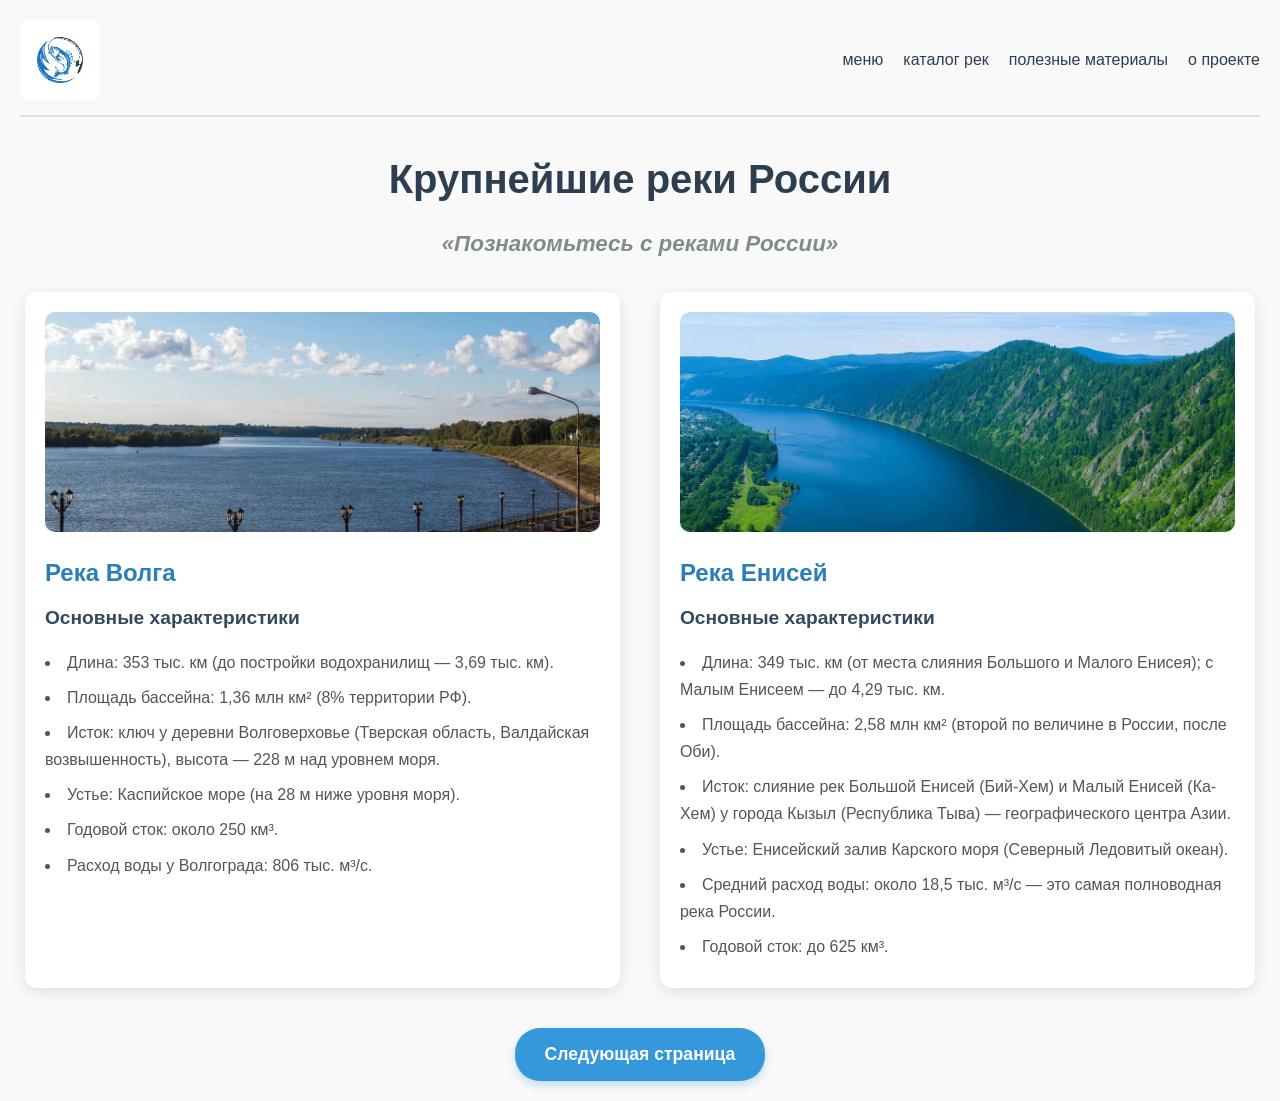
<file: index.html>
<!DOCTYPE html>
<html lang="ru">
<head>
  <meta charset="UTF-8">
  <title>Крупнейшие реки России</title>
  <link rel="stylesheet" href="style.css">
  <script src="2script.js"></script>

</head>
<body>

  <header class="header">
    <img src="logo.jpg" alt="Логотип" class="logo">
    <nav class="nav">
      <a href="#">меню</a>
      <a href="#">каталог рек</a>
      <a href="#">полезные материалы</a>
      <a href="#">о проекте</a>
    </nav>
  </header>


  <h1>Крупнейшие реки России</h1>


  <h2>«Познакомьтесь с реками России»</h2>

  <div class="rivers-container">


    <div class="river-card">
      <img src="Волга.webp" alt="Река Волга">
      <h3>Река Волга</h3>
      <h4>Основные характеристики</h4>
      <ul>
        <li>Длина: 353 тыс. км (до постройки водохранилищ — 3,69 тыс. км).</li>
        <li>Площадь бассейна: 1,36 млн км² (8% территории РФ).</li>
        <li>Исток: ключ у деревни Волговерховье (Тверская область, Валдайская возвышенность), высота — 228 м над уровнем моря.</li>
        <li>Устье: Каспийское море (на 28 м ниже уровня моря).</li>
        <li>Годовой сток: около 250 км³.</li>
        <li>Расход воды у Волгограда: 806 тыс. м³/с.</li>
      </ul>
    </div>


    <div class="river-card">
      <img src="ЕНИСЕЙ.webp" alt="Река Енисей">
      <h3>Река Енисей</h3>
      <h4>Основные характеристики</h4>
      <ul>
        <li>Длина: 349 тыс. км (от места слияния Большого и Малого Енисея); с Малым Енисеем — до 4,29 тыс. км.</li>
        <li>Площадь бассейна: 2,58 млн км² (второй по величине в России, после Оби).</li>
        <li>Исток: слияние рек Большой Енисей (Бий-Хем) и Малый Енисей (Ка-Хем) у города Кызыл (Республика Тыва) — географического центра Азии.</li>
        <li>Устье: Енисейский залив Карского моря (Северный Ледовитый океан).</li>
        <li>Средний расход воды: около 18,5 тыс. м³/с — это самая полноводная река России.</li>
        <li>Годовой сток: до 625 км³.</li>
      </ul>
    </div>
  </div>

  <div class="button-container">
    <a href="about.html" class="next-page-btn">Следующая страница</a>
  </div>

</body>
</html>
</file>
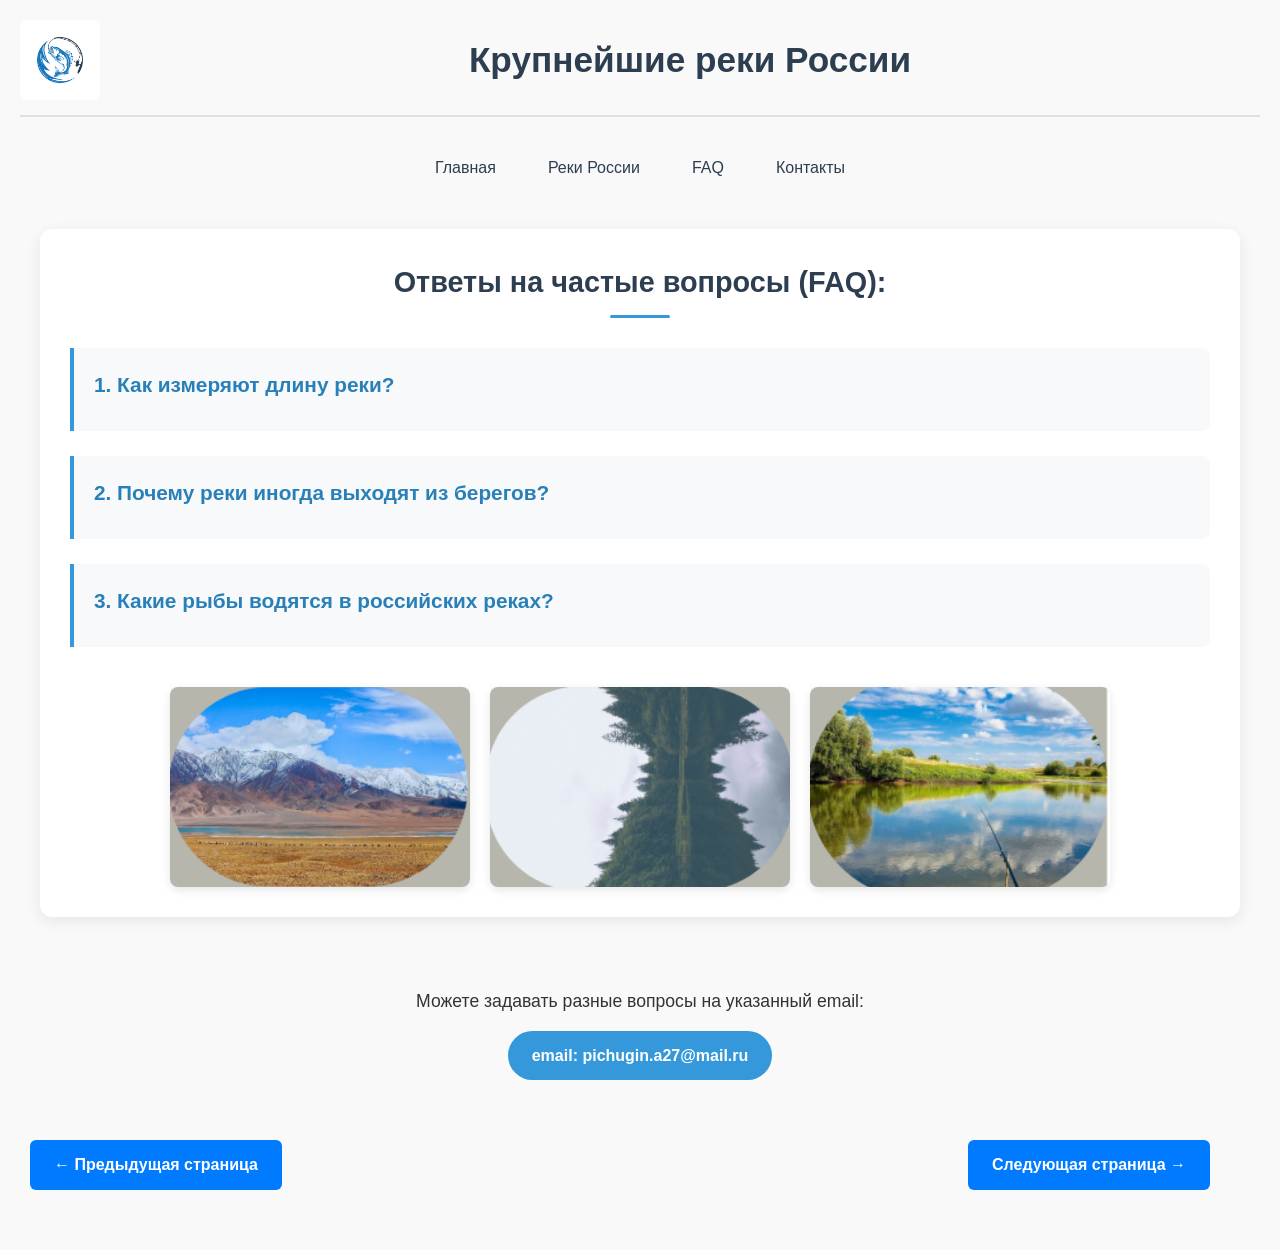
<file: about.html>
<!DOCTYPE html>
<html lang="ru">
<head>
  <meta charset="UTF-8">
  <title>Крупнейшие реки России</title>
  <link rel="stylesheet" type="text/css" href="2style.css">
</head>
<body>


  <header class="header">
    <img src="logo.jpg" alt="Логотип" class="logo">
    <h1 class="main-title">Крупнейшие реки России</h1>
  </header>

  <nav class="nav">
    <a href="#">Главная</a>
    <a href="#">Реки России</a>
    <a href="#">FAQ</a>
    <a href="#">Контакты</a>
  </nav>


  <section class="faq-section">
    <h2 class="faq-title">Ответы на частые вопросы (FAQ):</h2>

    <div class="faq-container">
      <div class="faq-item">
        <h3>1. Как измеряют длину реки?</h3>
        <p>От истока до устья — строго по руслу, с учётом всех изгибов. Чаще всего используют спутниковые данные и ГИС‑программы, также применяют GPS‑трекинг и лазерное сканирование.</p>
      </div>
      <div class="faq-item">
        <h3>2. Почему реки иногда выходят из берегов?</h3>
        <p>Из‑за резкого роста объёма воды: сильных дождей, таяния снега, ледяных заторов, штормового ветра в устьях, прорыва плотин или засорения русла.</p>
      </div>
      <div class="faq-item">
        <h3>3. Какие рыбы водятся в российских реках?</h3>
        <p>Щука, окунь, сом, лещ, судак, плотва, стерлядь, осётр, таймень, муксун, нельма и многие другие — зависит от региона и типа водоёма.</p>
      </div>
    </div>

  
    <div class="images-gallery">
      <img src="image1.png" alt="Горный пейзаж" class="gallery-img">
      <img src="image2.png" alt="Река с отражением" class="gallery-img">
      <img src="image3.png" alt="Речная гладь" class="gallery-img">
    </div>
  </section>


  <section class="contact-section">
    <p>Можете задавать разные вопросы на указанный email:</p>
    <a href="mailto:pichugin.a27@mail.ru" class="email-link">email: pichugin.a27@mail.ru</a>
  </section>

<div class="pagination">
  <a href="index.html" class="prev-btn">← Предыдущая страница</a>
  <a href="contact.html" class="next-btn">Следующая страница →</a>
</div>


  <script src="3script.js"></script>
</body>
</html>
</file>
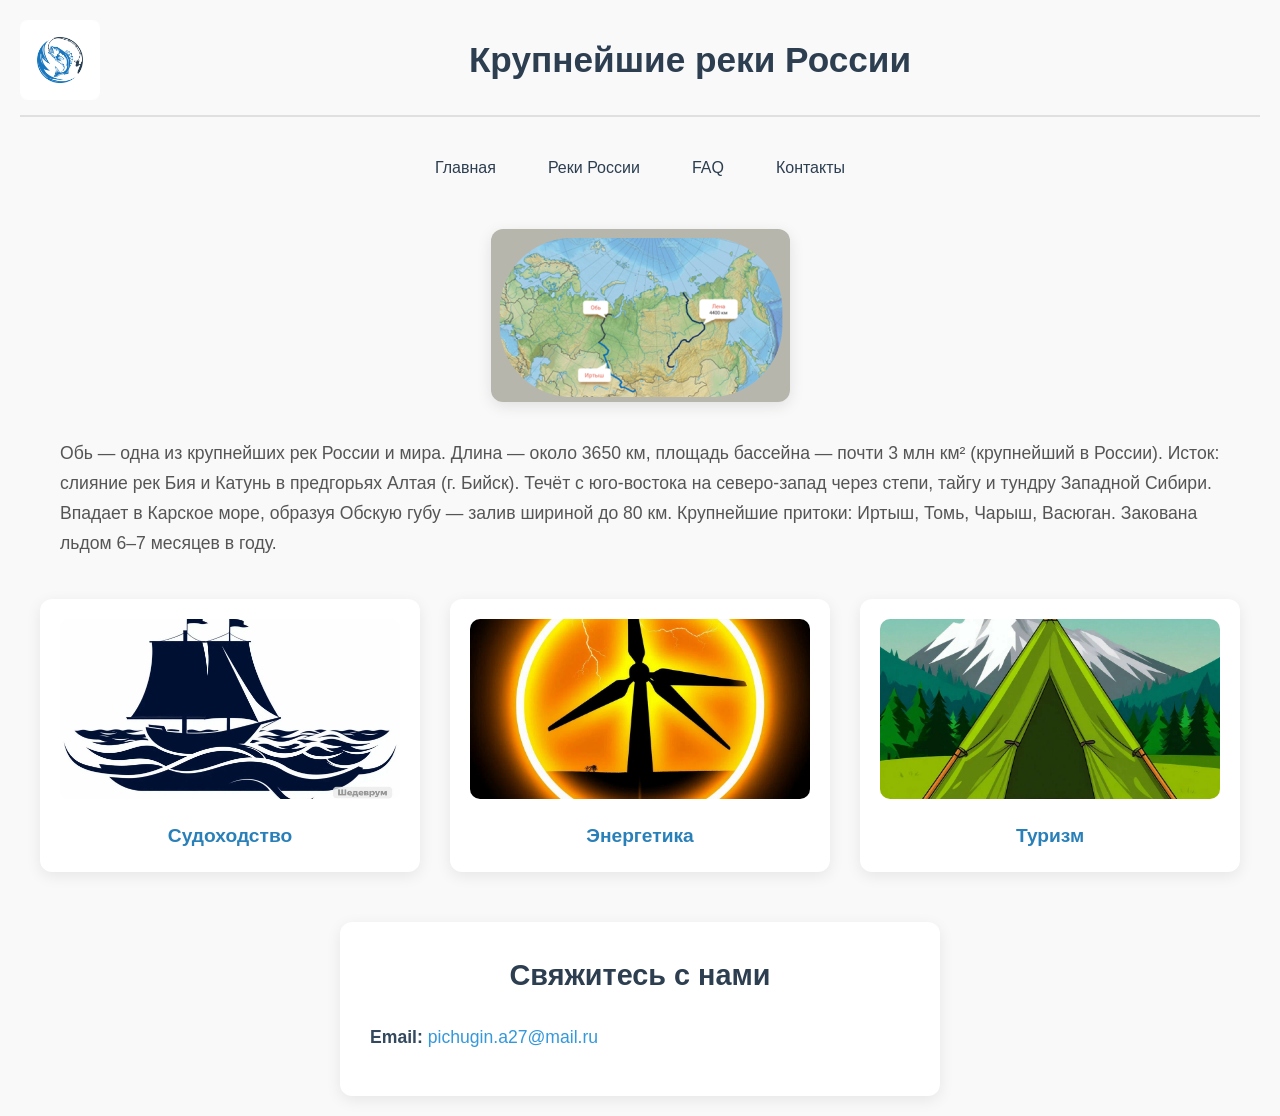
<file: contact.html>
<!DOCTYPE html>
<html lang="ru">
<head>
    <meta charset="UTF-8">
    <title>Крупнейшие реки России — Контакты</title>

    <link rel="stylesheet" href="3style.css">
    <script src="script.js"></script>
</head>
<body>
    <div class="header">
        <img src="logo.jpg" alt="Логотип" class="logo">
        <h1>Крупнейшие реки России</h1>
    </div>

    <nav>
        <a href="index.html">Главная</a>
        <a href="rivers.html">Реки России</a>
        <a href="faq.html">FAQ</a>
        <a href="contact.html">Контакты</a>
    </nav>

    <div class="main-content">
        <div class="map-container">
            <img src="Карта.png" alt="Карта России с рекой Обь" class="map-image">
        </div>

        <div class="description">
            <p>
                Обь — одна из крупнейших рек России и мира. Длина — около 3650 км, площадь бассейна — почти 3 млн км² (крупнейший в России).
                Исток: слияние рек Бия и Катунь в предгорьях Алтая (г. Бийск). Течёт с юго‑востока на северо‑запад через степи, тайгу и тундру Западной Сибири.
                Впадает в Карское море, образуя Обскую губу — залив шириной до 80 км. Крупнейшие притоки: Иртыш, Томь, Чарыш, Васюган.
                Закована льдом 6–7 месяцев в году.
            </p>
        </div>

        <div class="icons-container">
            <div class="icon-card">
                <img src="корабль.jpeg" alt="Судоходство" class="icon-image">
                <div class="icon-title">Судоходство</div>
            </div>
            <div class="icon-card">
                <img src="энергетик.jpeg" alt="Энергетика" class="icon-image">
                <div class="icon-title">Энергетика</div>
            </div>
            <div class="icon-card">
                <img src="палатка.jpeg" alt="Туризм" class="icon-image">
                <div class="icon-title">Туризм</div>
            </div>
        </div>

  
        <section class="contact-section">
            <h2>Свяжитесь с нами</h2>
            <div class="contact-info">
                <p><strong>Email:</strong> <a href="ailto:pichugin.a27@mail.ru">pichugin.a27@mail.ru</a></p>
            </div>
          
        </section>
    </div>
</body>
</html>
</file>
<file: style.css>
* {
  margin: 0;
  padding: 0;
  box-sizing: border-box;
}

body {
  font-family: 'Segoe UI', Tahoma, Geneva, Verdana, sans-serif;
  line-height: 1.6;
  color: #333;
  background-color: #f9f9f9;
  padding: 20px;
}


.header {
  display: flex;
  justify-content: space-between;
  align-items: center;
  margin-bottom: 30px;
  padding-bottom: 15px;
  border-bottom: 2px solid #e0e0e0;
}

.logo {
  height: 80px;
  border-radius: 8px;
}


.nav {
  display: flex;
  gap: 20px;
  align-items: center;
}

.nav a {
  text-decoration: none;
  color: #2c3e50;
  font-weight: 500;
  transition: color 0.3s ease;
}

.nav a:hover {
  color: #3498db;
}


h1 {
  text-align: center;
  margin: 25px 0 15px;
  color: #2c3e50;
  font-size: 2.5rem;
}

h2 {
  text-align: center;
  margin: 10px 0 30px;
  color: #7f8c8d;
  font-style: italic;
  font-size: 1.4rem;
}


.rivers-container {
  display: flex;
  justify-content: space-around;
  gap: 30px;
  margin-top: 20px;
  flex-wrap: wrap;
}


.river-card {
  width: 48%;
  background: white;
  padding: 20px;
  border-radius: 12px;
  box-shadow: 0 4px 15px rgba(0, 0, 0, 0.1);
  transition: transform 0.3s ease, box-shadow 0.3s ease;
}

.river-card:hover {
  transform: translateY(-5px);
  box-shadow: 0 8px 25px rgba(0, 0, 0, 0.15);
}

.river-card img {
  width: 100%;
  border-radius: 10px;
  margin-bottom: 15px;
  height: 220px;
  object-fit: cover;
}

.river-card h3 {
  color: #2980b9;
  margin-bottom: 10px;
  font-size: 1.5rem;
}

.river-card h4 {
  color: #34495e;
  margin-bottom: 15px;
  font-size: 1.2rem;
}

.river-card ul {
  list-style-position: inside;
  color: #555;
  line-height: 1.7;
}

.river-card li {
  margin-bottom: 8px;
}


.button-container {
  text-align: center;
  margin-top: 40px;
}

.next-page-btn {
  display: inline-block;
  padding: 12px 30px;
  background: #3498db;
  color: white !important;
  text-decoration: none;
  border-radius: 25px;
  font-weight: 600;
  font-size: 1.1rem;
  transition: background 0.3s ease, transform 0.2s ease;
  box-shadow: 0 4px 8px rgba(52, 152, 219, 0.3);
}

.next-page-btn:hover {
  background: #2980b9;
  transform: translateY(-2px);
  box-shadow: 0 6px 12px rgba(52, 152, 219, 0.4);
}


@media (max-width: 768px) {
  .header {
    flex-direction: column;
    gap: 15px;
    text-align: center;
  }

  .rivers-container {
    flex-direction: column;
  }

  .river-card {
    width: 100%;
    margin-bottom: 20px;
  }

  h1 {
    font-size: 2rem;
  }

  h2 {
    font-size: 1.2rem;
  }
}
</file>
<file: 2style.css>
* {
  margin: 0;
  padding: 0;
  box-sizing: border-box;
}

body {
  font-family: 'Segoe UI', Tahoma, Geneva, Verdana, sans-serif;
  line-height: 1.6;
  color: #333;
  background-color: #f9f9f9;
  padding: 20px;
}


.header {
  display: flex;
  justify-content: space-between;
  align-items: center;
  margin-bottom: 30px;
  padding-bottom: 15px;
  border-bottom: 2px solid #e0e0e0;
}

.logo {
  height: 80px;
  border-radius: 8px;
}

.main-title {
  text-align: center;
  flex-grow: 1;
  margin-left: 20px;
  font-size: 2.2rem;
  color: #2c3e50;
}

.nav {
  display: flex;
  gap: 20px;
  justify-content: center;
  margin-bottom: 40px;
}

.nav a {
  text-decoration: none;
  color: #2c3e50;
  font-weight: 500;
  transition: color 0.3s ease;
  padding: 8px 16px;
  border-radius: 4px;
}

.nav a:hover {
  color: #3498db;
  background-color: #f8f9fa;
}


.faq-section {
  max-width: 1200px;
  margin: 0 auto 50px;
  background: white;
  padding: 30px;
  border-radius: 12px;
  box-shadow: 0 4px 15px rgba(0, 0, 0, 0.08);
}

.faq-title {
  text-align: center;
  margin-bottom: 30px;
  color: #2c3e50;
  font-size: 1.8rem;
  position: relative;
}

.faq-title::after {
  content: '';
  display: block;
  width: 60px;
  height: 3px;
  background: #3498db;
  margin: 10px auto;
  border-radius: 2px;
}

.faq-container {
  display: flex;
  flex-direction: column;
  gap: 25px;
}

.faq-item {
  padding: 20px;
  background: #f8f9fa;
  border-left: 4px solid #3498db;
  border-radius: 0 8px 8px 0;
  transition: all 0.3s ease;
}

.faq-item:hover {
  background: white;
  transform: translateX(5px);
  box-shadow: 0 5px 15px rgba(0, 0, 0, 0.1);
}

.faq-item h3 {
  color: #2980b9;
  margin-bottom: 10px;
  font-size: 1.3rem;
}

.faq-item p {
  color: #555;
  line-height: 1.7;
}


.images-gallery {
  display: flex;
  justify-content: center;
  flex-wrap: wrap;
  gap: 20px;
  margin-top: 40px;
}

.gallery-img {
  width: 300px;
  height: 200px;
  object-fit: cover;
  border-radius: 8px;
  box-shadow: 0 3px 10px rgba(0, 0, 0, 0.1);
  transition: transform 0.3s ease;
}

.gallery-img:hover {
  transform: scale(1.05);
}

.contact-section {
  max-width: 1200px;
  margin: 0 auto 40px;
  text-align: center;
  padding: 20px;
}

.contact-section p {
  margin-bottom: 15px;
  font-size: 1.1rem;
}

.email-link {
  display: inline-block;
  padding: 12px 24px;
  background: #3498db;
  color: white !important;
  text-decoration: none;
  border-radius: 25px;
  font-weight: 600;
  transition: background 0.3s ease;
}

.email-link:hover {
  background: #2980b9;
}


.pagination {
  max-width: 1200px;
  margin: 40px auto 0;
  display: flex;
  justify-content: space-between;
  align-items: center;
}

.prev-btn,
.next-btn {
  display: inline-block;
  padding: 12px 24px;
  background: #ecf0f1;
  color: #2c3e50;
  text-decoration: none;
  border-radius: 25px;
  font-weight: 500;
  transition: all 0.3s ease;
}

.prev-btn:hover,
.next-btn:hover {
  background: #3498db;
  color: white;
}


@media (max-width: 768px) {
  .header {
    flex-direction: column;
    gap: 15px;
  }

  .main-title {
    margin-left: 0;
    font-size: 1.8rem;
  }

  .nav {
    flex-wrap: wrap;
  }

  .images-gallery {
    justify-content: center;
  }

  .gallery-img {
    width: 100%;
    max-width: 300px;
  }

  .pagination {
    flex-direction: column;
    gap: 15px;
  }
}

.pagination {
  text-align: center;
  margin: 40px 0;
}

.prev-btn,
.next-btn {
  display: inline-block;
  padding: 12px 24px;
  margin: 0 10px;
  background-color: #007bff;
  color: white;
  text-decoration: none;
  border-radius: 6px;
  font-weight: bold;
  transition: background-color 0.3s ease;
  text-align: center;
}

.prev-btn:hover,
.next-btn:hover {
  background-color: #0056b3;
}
</file>
<file: 3style.css>
* {
  margin: 0;
  padding: 0;
  box-sizing: border-box;
}

body {
  font-family: 'Segoe UI', Tahoma, Geneva, Verdana, sans-serif;
  line-height: 1.6;
  color: #333;
  background-color: #f9f9f9;
  padding: 20px;
}

.header {
  display: flex;
  justify-content: space-between;
  align-items: center;
  margin-bottom: 30px;
  padding-bottom: 15px;
  border-bottom: 2px solid #e0e0e0;
}

.logo {
  height: 80px;
  border-radius: 8px;
}

.header h1 {
  text-align: center;
  flex-grow: 1;
  margin-left: 20px;
  font-size: 2.2rem;
  color: #2c3e50;
}

nav {
  display: flex;
  gap: 20px;
  justify-content: center;
  margin-bottom: 40px;
}

nav a {
  text-decoration: none;
  color: #2c3e50;
  font-weight: 500;
  transition: color 0.3s ease;
  padding: 8px 16px;
  border-radius: 4px;
}

nav a:hover {
  color: #3498db;
  background-color: #f8f9fa;
}


.main-content {
  max-width: 1200px;
  margin: 0 auto;
}


.map-container {
  margin: 30px 0;
  text-align: center;
}

.map-image {
  max-width: 100%;
  height: auto;
  border-radius: 12px;
  box-shadow: 0 4px 15px rgba(0, 0, 0, 0.1);
}

.description {
  padding: 0 20px;
  margin-bottom: 40px;
}

.description p {
  line-height: 1.7;
  color: #555;
  font-size: 1.1rem;
}


.icons-container {
  display: flex;
  justify-content: space-around;
  flex-wrap: wrap;
  gap: 30px;
  margin-top: 40px;
}

.icon-card {
  flex: 1;
  min-width: 250px;
  text-align: center;
  background: white;
  padding: 20px;
  border-radius: 12px;
  box-shadow: 0 4px 15px rgba(0, 0, 0, 0.08);
  transition: transform 0.3s ease, box-shadow 0.3s ease;
}

.icon-card:hover {
  transform: translateY(-5px);
  box-shadow: 0 8px 25px rgba(0, 0, 0, 0.15);
}

.icon-image {
  width: 100%;
  height: 180px;
  object-fit: cover;
  border-radius: 10px;
  margin-bottom: 15px;
}

.icon-title {
  font-weight: bold;
  color: #2980b9;
  font-size: 1.2rem;
}

.contact-section {
  max-width: 600px;
  margin: 50px auto 0;
  text-align: center;
  padding: 30px;
  background: white;
  border-radius: 12px;
  box-shadow: 0 4px 15px rgba(0, 0, 0, 0.08);
}

.contact-section h2 {
  margin-bottom: 25px;
  color: #2c3e50;
  font-size: 1.8rem;
}

.contact-info {
  text-align: left;
}

.contact-info p {
  margin-bottom: 15px;
  font-size: 1.1rem;
}

.contact-info strong {
  color: #34495e;
}

.contact-info a {
  color: #3498db;
  text-decoration: none;
  transition: color 0.3s ease;
}

.contact-info a:hover {
  color: #2980b9;
}


@media (max-width: 768px) {
  .header {
    flex-direction: column;
    gap: 15px;
    text-align: center;
  }

  .header h1 {
    margin-left: 0;
    font-size: 1.8rem;
  }

  .icons-container {
    flex-direction: column;
  }

  .icon-card {
    width: 100%;
    margin-bottom: 20px;
  }

  .description {
    padding: 0 10px;
  }
}

.map-container,
.description,
.icons-container,
.contact-section {
  opacity: 0;
  transform: translateY(30px);
  transition: opacity 0.6s ease, transform 0.6s ease;
}

.map-container.visible,
.description.visible,
.icons-container.visible,
.contact-section.visible {
  opacity: 1;
  transform: translateY(0);
}
</file>
